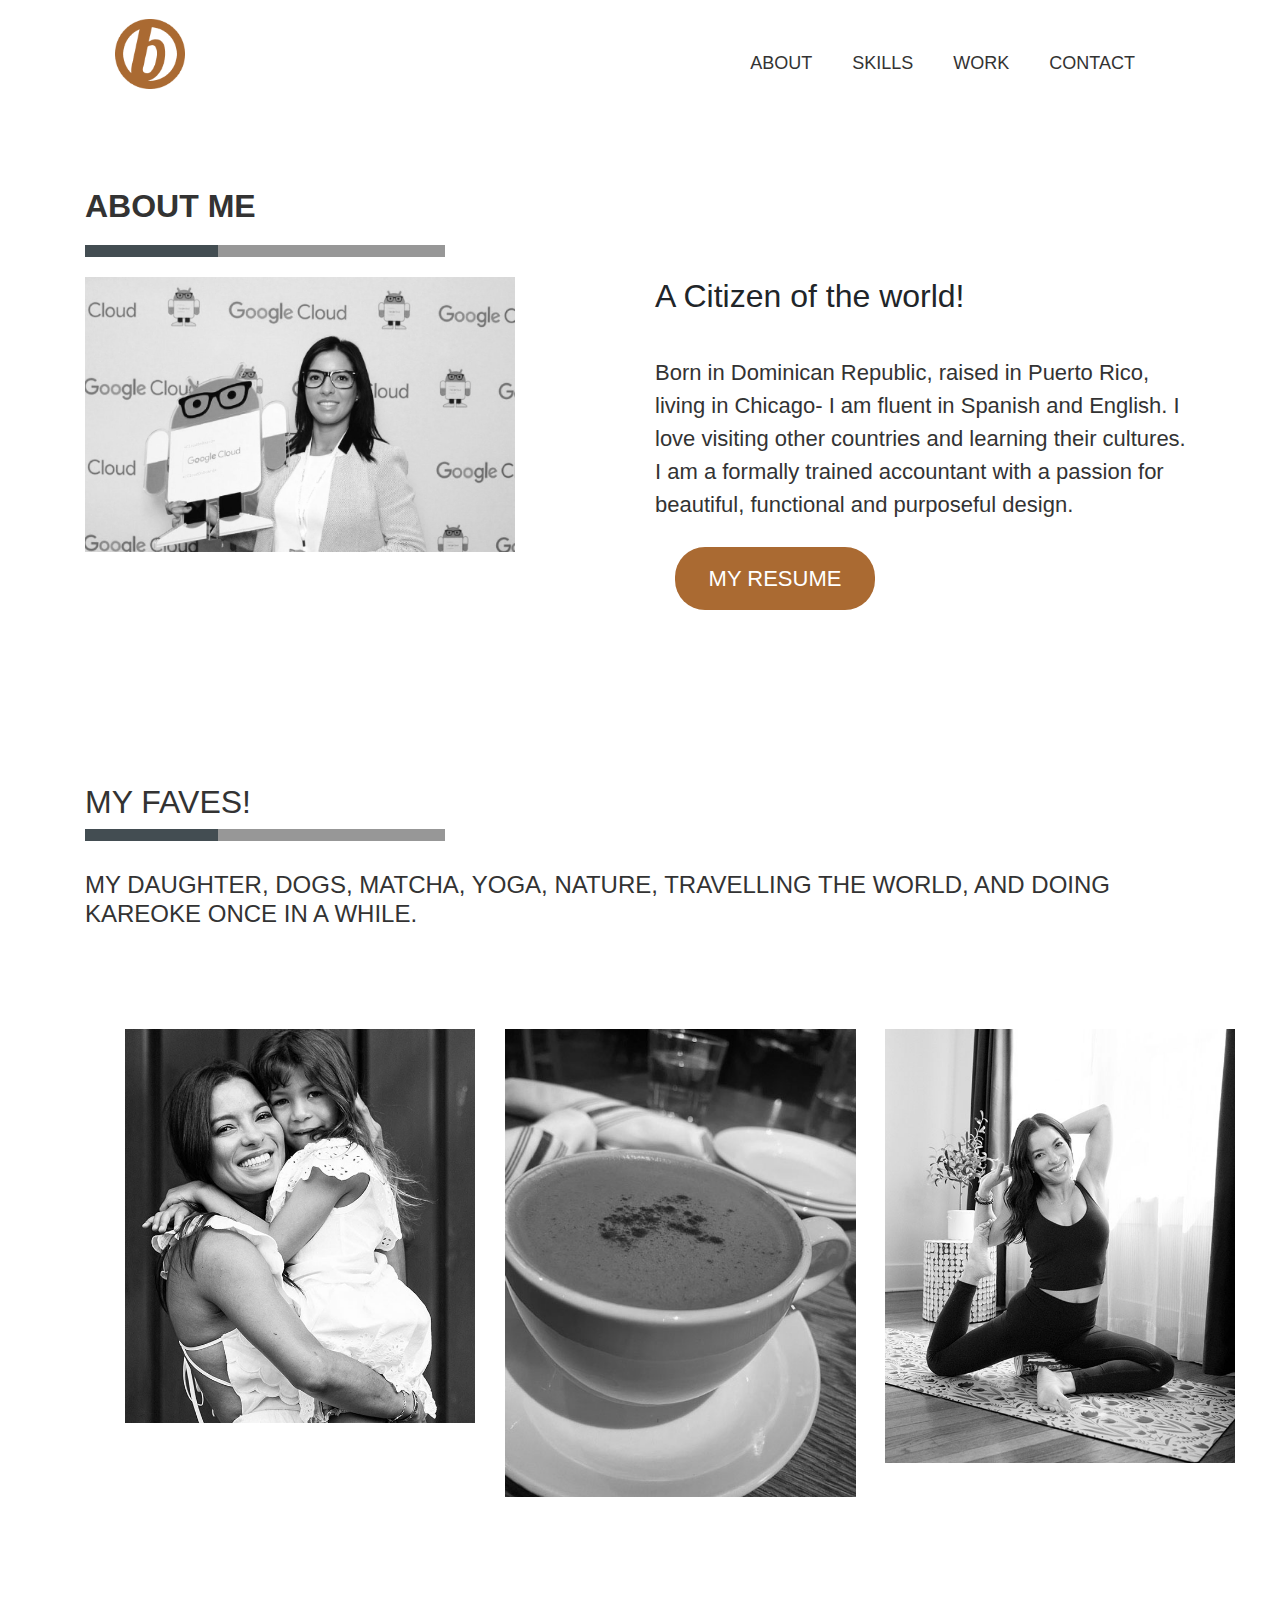
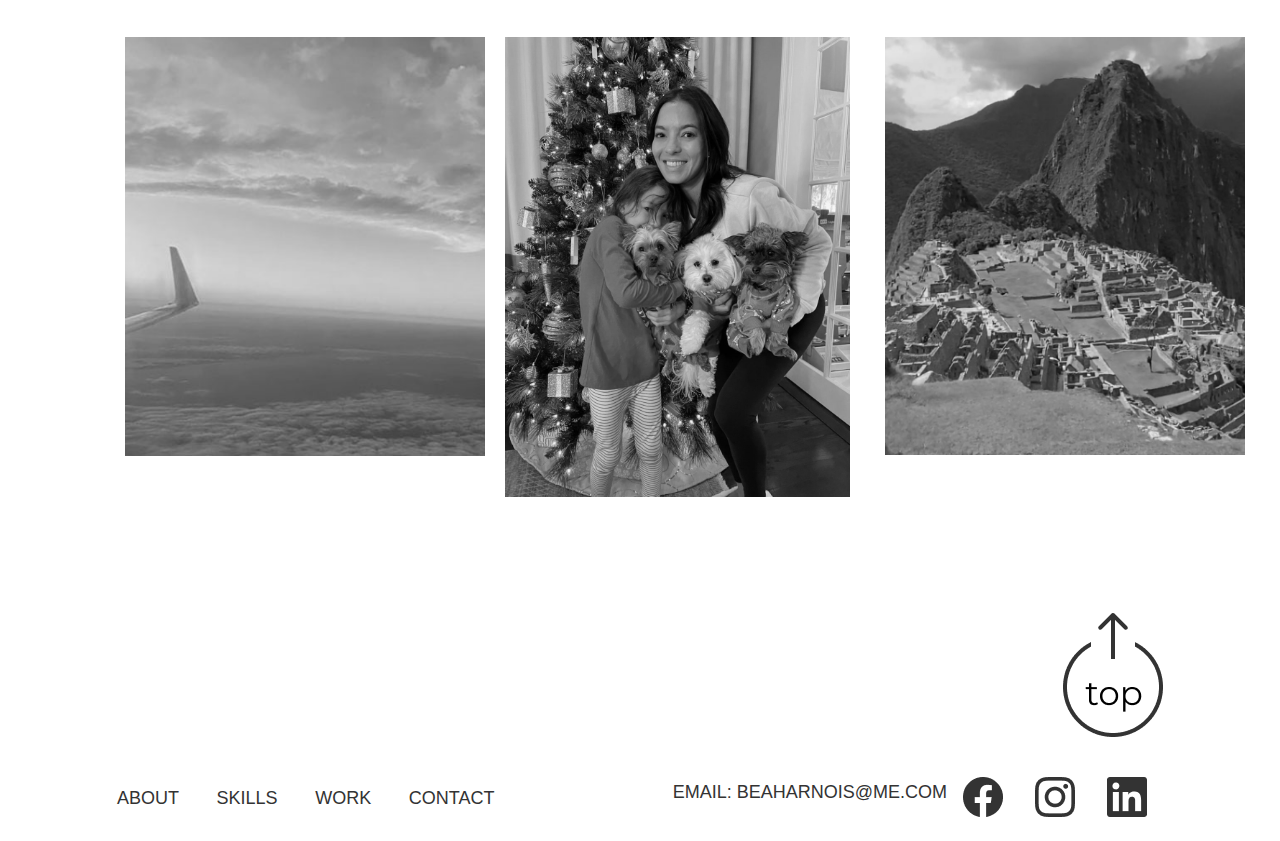
<file: aboutme.html>
<!DOCTYPE html>
<html>

<head>
    <link rel="stylesheet" href="https://cdn.jsdelivr.net/npm/bootstrap@4.3.1/dist/css/bootstrap.min.css"
        integrity="sha384-ggOyR0iXCbMQv3Xipma34MD+dH/1fQ784/j6cY/iJTQUOhcWr7x9JvoRxT2MZw1T" crossorigin="anonymous">
    <link rel="stylesheet" href="css.html/style.css">
    <script src="https://code.jquery.com/jquery-3.5.1.js"></script>
</head>

<body>
    <div class="container">
        <header id="headergrid">
            <a href="index.html"><img id="logo" src="images/bold round logo color.png"></a>
            <div id="navmenu">
                <ul class="rightalignnavigation">
                    <a href="/aboutme.html">
                        <li class="menuitems">About</li>
                    </a>
                    <a href="/skills.html">
                        <li class="menuitems">Skills</li>
                    </a>
                    <a href="mywork.html">
                        <li class="menuitems">Work</li>
                    </a>
                    <a href="/contact.html">
                        <li class="menuitems">Contact</li>
                    </a>
                </ul>
            </div>
        </header>
    </div>
    <div class="jumbotron jumbotron-fluid hp-hero">
        <div class="container hero-container">
            <h1 class="h1-homebio">ABOUT ME</h1>
            <img class="p-bar" src="images/gray-bar.png">
            <div class="row">
                <div class="col">
                    <img class="profileimage img-fluid" src="images/bea-google-cropped.jpg">
                </div>
                <div class="col">
                    <h2>A Citizen of the world!</h2>
                    <p class="shortbio">
                        Born in Dominican Republic, raised in Puerto Rico, living in Chicago- I am fluent in Spanish and English. I love visiting other countries and learning their cultures. I am a formally trained accountant with a passion for beautiful, functional and purposeful design.
                    </p>
                    <button class="primary-button">MY RESUME</button>


                </div>


            </div>
        </div>
    </div>

    <div class="container">
        <h1>MY FAVES!</h1>
        <img class="p-bar" src="images/gray-bar.png">
        <H4>My daughter, dogs, matcha, yoga, nature, travelling the world, and doing Kareoke once in a while.
        </H4>
        <div class="row top-con">
            <div class="col-4"><img class="about-img-1" src="images/small-isa-mama.jpg"></div>
            <div class="col-4"><img class="about-img-2" src="images/matcha-wb.jpg"></div>
            <div class="col-4"><img class="about-img-3" src="images/small-yoga-bw.jpg"></div>
          </div>
          <div class="row">
            <div class="col-4"><img class="about-img-4" src="images/air-bw.jpg"></div>
            <div class="col-4"><img class="about-img-5" src="images/puppies-bw.jpg"></div>
            <div class="col-4"><img class="about-img-6" src="images/m-p-bw.jpg"></div>
          </div>

    </div>


    <div class="container">
        <nav class="navbar justify-content-end">
          <a class="navbar" href="#">
            <img src="images/Top.png" alt="">
          </a>
        </nav>
        <nav class="navbar">
          <nav class="navbar-brand">
            <a class="nav-link" href="#" tabindex="-1" aria-disabled="true">About</a>
            <a class="nav-link" href="#" tabindex="-1" aria-disabled="true">Skills</a>
            <a class="nav-link" href="#" tabindex="-1" aria-disabled="true">Work</a>
            <a class="nav-link" href="#" tabindex="-1" aria-disabled="true">Contact</a>
          </nav>
          <nav class="navbar justify-content-end">
            <h6 class="h6connect">EMAIL: BEAHARNOIS@ME.COM</h6>
            <a class="nav-link" href="#"><img src="images/fb.png"></a>
            <a class="nav-link" href="#"><img src="images/insta.png"></a>
            <a class="nav-link" href="#"><img src="images/LinkedIn.png"></a>
          </nav>
        </nav>
      </div>


    <script src="js/index.js"></script>
</body>

</html>
</file>
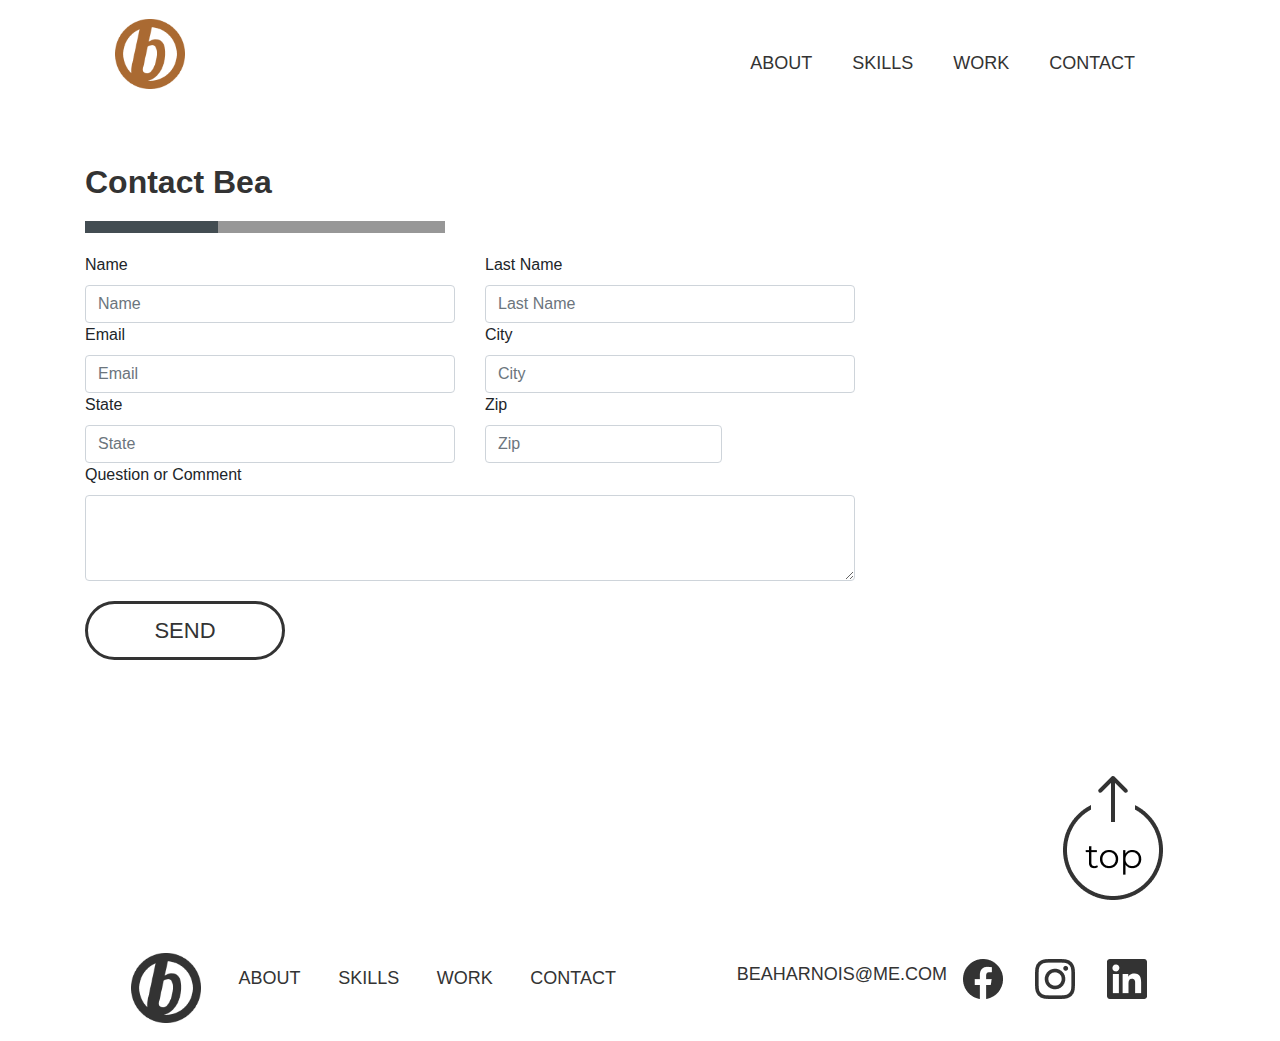
<file: contact.html>
<!DOCTYPE html>
<html>

<head>
    <link rel="stylesheet" href="https://cdn.jsdelivr.net/npm/bootstrap@4.3.1/dist/css/bootstrap.min.css" integrity="sha384-ggOyR0iXCbMQv3Xipma34MD+dH/1fQ784/j6cY/iJTQUOhcWr7x9JvoRxT2MZw1T" crossorigin="anonymous">
    <link rel="stylesheet" href="css.html/style.css">
    <script src="https://code.jquery.com/jquery-3.5.1.js"></script>
</head>

<body>
  <div class="container">
    <header id="headergrid">
        <a href="index.html"><img id="logo" src="images/bold round logo color.png"></a>
        <div id="navmenu">
            <ul class="rightalignnavigation">
                <a href="/aboutme.html">
                    <li class="menuitems">About</li>
                </a>
                <a href="/skills.html">
                    <li class="menuitems">Skills</li>
                </a>
                <a href="mywork.html">
                    <li class="menuitems">Work</li>
                </a>
                <a href="/contact.html">
                    <li class="menuitems">Contact</li>
                </a>
            </ul>
        </div>
    </header>
</div>
<div class="container  top-con">
    <h1 class="h1-homebio">Contact Bea</h1>
    <img class="p-bar" src="images/gray-bar.png">
      <form class="row g-3 contact-bea">
        <div class="col-md-6">
            <label for="inputEmail4" class="form-label">Name</label>
            <input type="email" class="form-control" id="inputEmail4" placeholder="Name">
          </div>
          <div class="col-md-6">
            <label for="inputPassword4" class="form-label">Last Name</label>
            <input type="password" class="form-control" id="inputPassword4" placeholder="Last Name">
          </div>
        </br>
        <div class="col-md-6">
          <label for="inputEmail4" class="form-label">Email</label>
          <input type="email" class="form-control" id="inputEmail4" placeholder="Email">
        </div>
        
        <div class="col-md-6">
          <label for="inputCity" class="form-label">City</label>
          <input type="text" class="form-control" id="inputCity" placeholder="City">
        </div>
    </br>
        <div class="col-md-6">
          <label for="inputState" class="form-label">State</label>
          <input type="text" class="form-control" id="inputState" placeholder="State">
        
          </select>
        </div>
        <div class="col-md-4">
          <label for="inputZip" class="form-label">Zip</label>
          <input type="text" class="form-control" id="inputZip" placeholder="Zip">
        </div>
    </br>

    <div class="col-12">
      <label for="exampleFormControlTextarea1" class="form-label">Question or Comment</label>
      <textarea class="form-control" id="exampleFormControlTextarea1" rows="3"></textarea>
    </div>
        <div class="col-12">
          <button class="secondary-button">SEND</button>
        </div>
      </form>
</div>


<div class="container">
  <nav class="navbar justify-content-end">
    <a class="navbar" href="index.html">
      <img src="images/Top.png" alt="">
    </a>
  </nav>
  <nav class="navbar">
    <nav class="navbar-brand">
    <a class="navbar-brand" href=""><img id="logo" src="images/bold round logo bw.png"></a>
      <a class="nav-link" href="#" tabindex="-1" aria-disabled="true">About</a>
      <a class="nav-link" href="#" tabindex="-1" aria-disabled="true">Skills</a>
      <a class="nav-link" href="#" tabindex="-1" aria-disabled="true">Work</a>
      <a class="nav-link" href="#" tabindex="-1" aria-disabled="true">Contact</a>
    </nav>
    <nav class="navbar justify-content-end">
      <h6 class="h6connect">BEAHARNOIS@ME.COM</h6>
      <a class="nav-link" href="#"><img src="images/fb.png"></a>
      <a class="nav-link" href="#"><img src="images/insta.png"></a>
      <a class="nav-link" href="#"><img src="images/LinkedIn.png"></a>
    </nav>
  </nav>
</div>

 

  <script src="js/index.js"></script>
</body>

</html>
</file>
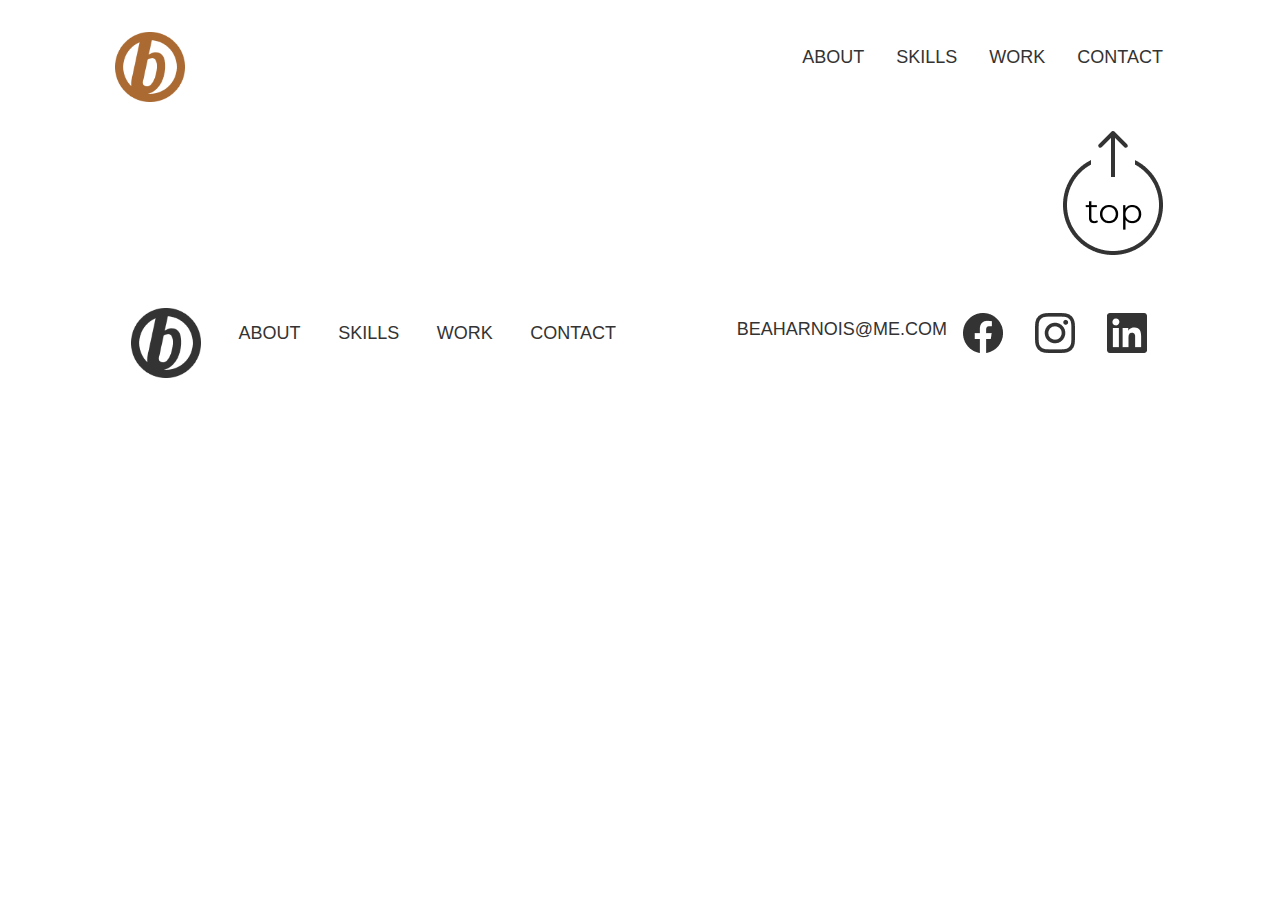
<file: cpr.html>
<!DOCTYPE html>
<html>

<head>
    <link rel="stylesheet" href="https://cdn.jsdelivr.net/npm/bootstrap@4.3.1/dist/css/bootstrap.min.css"
        integrity="sha384-ggOyR0iXCbMQv3Xipma34MD+dH/1fQ784/j6cY/iJTQUOhcWr7x9JvoRxT2MZw1T" crossorigin="anonymous">
    <script src="https://code.jquery.com/jquery-3.5.1.js"></script>
    <link rel="stylesheet" href="css.html/style.css">
</head>

<body>
    <nav class="navbar">
        <div class="container">
            <a class="navbar-brand" href="index.html"><img id="logo" src="images/bold round logo color.png"></a>
            <nav class="navbar justify-content-end">
                <a class="nav-link" href="#" tabindex="-1" aria-disabled="true">About</a>
                <a class="nav-link" href="#" tabindex="-1" aria-disabled="true">Skills</a>
                <a class="nav-link" href="#" tabindex="-1" aria-disabled="true">Work</a>
                <a class="nav-link" href="#" tabindex="-1" aria-disabled="true">Contact</a>
            </nav>
        </div>
    </nav>





    <div class="container">
        <nav class="navbar justify-content-end">
            <a class="navbar" href="index.html">
                <img src="images/Top.png" alt="">
            </a>
        </nav>
        <nav class="navbar">
            <nav class="navbar-brand">
                <a class="navbar-brand" href="index.html"><img id="logo" src="images/bold round logo bw.png"></a>
                <a class="nav-link" href="#" tabindex="-1" aria-disabled="true">About</a>
                <a class="nav-link" href="#" tabindex="-1" aria-disabled="true">Skills</a>
                <a class="nav-link" href="#" tabindex="-1" aria-disabled="true">Work</a>
                <a class="nav-link" href="#" tabindex="-1" aria-disabled="true">Contact</a>
            </nav>
            <nav class="navbar justify-content-end">
                <h6 class="h6connect">BEAHARNOIS@ME.COM</h6>
                <a class="nav-link" href="#"><img src="images/fb.png"></a>
                <a class="nav-link" href="#"><img src="images/insta.png"></a>
                <a class="nav-link" href="#"><img src="images/LinkedIn.png"></a>
            </nav>
        </nav>
    </div>


    <script src="js/index.js"></script>
</body>

</html>
</file>
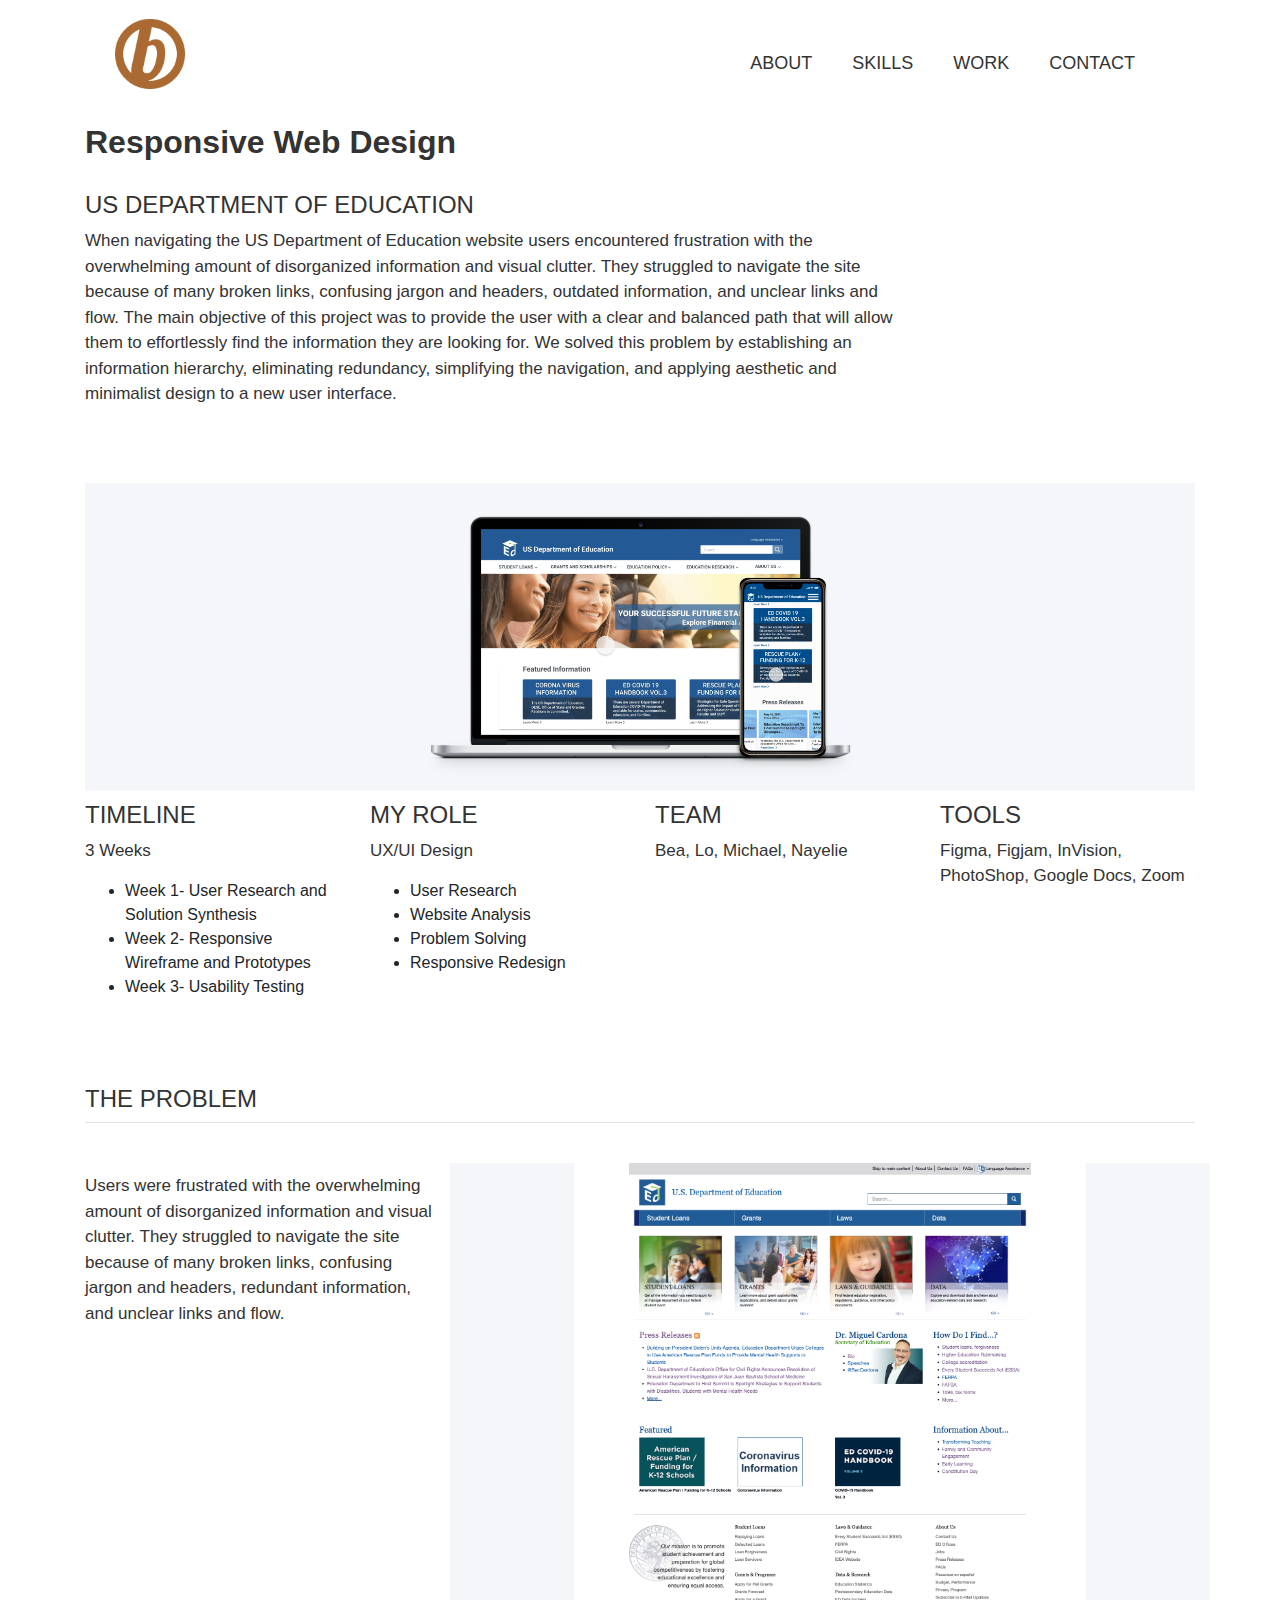
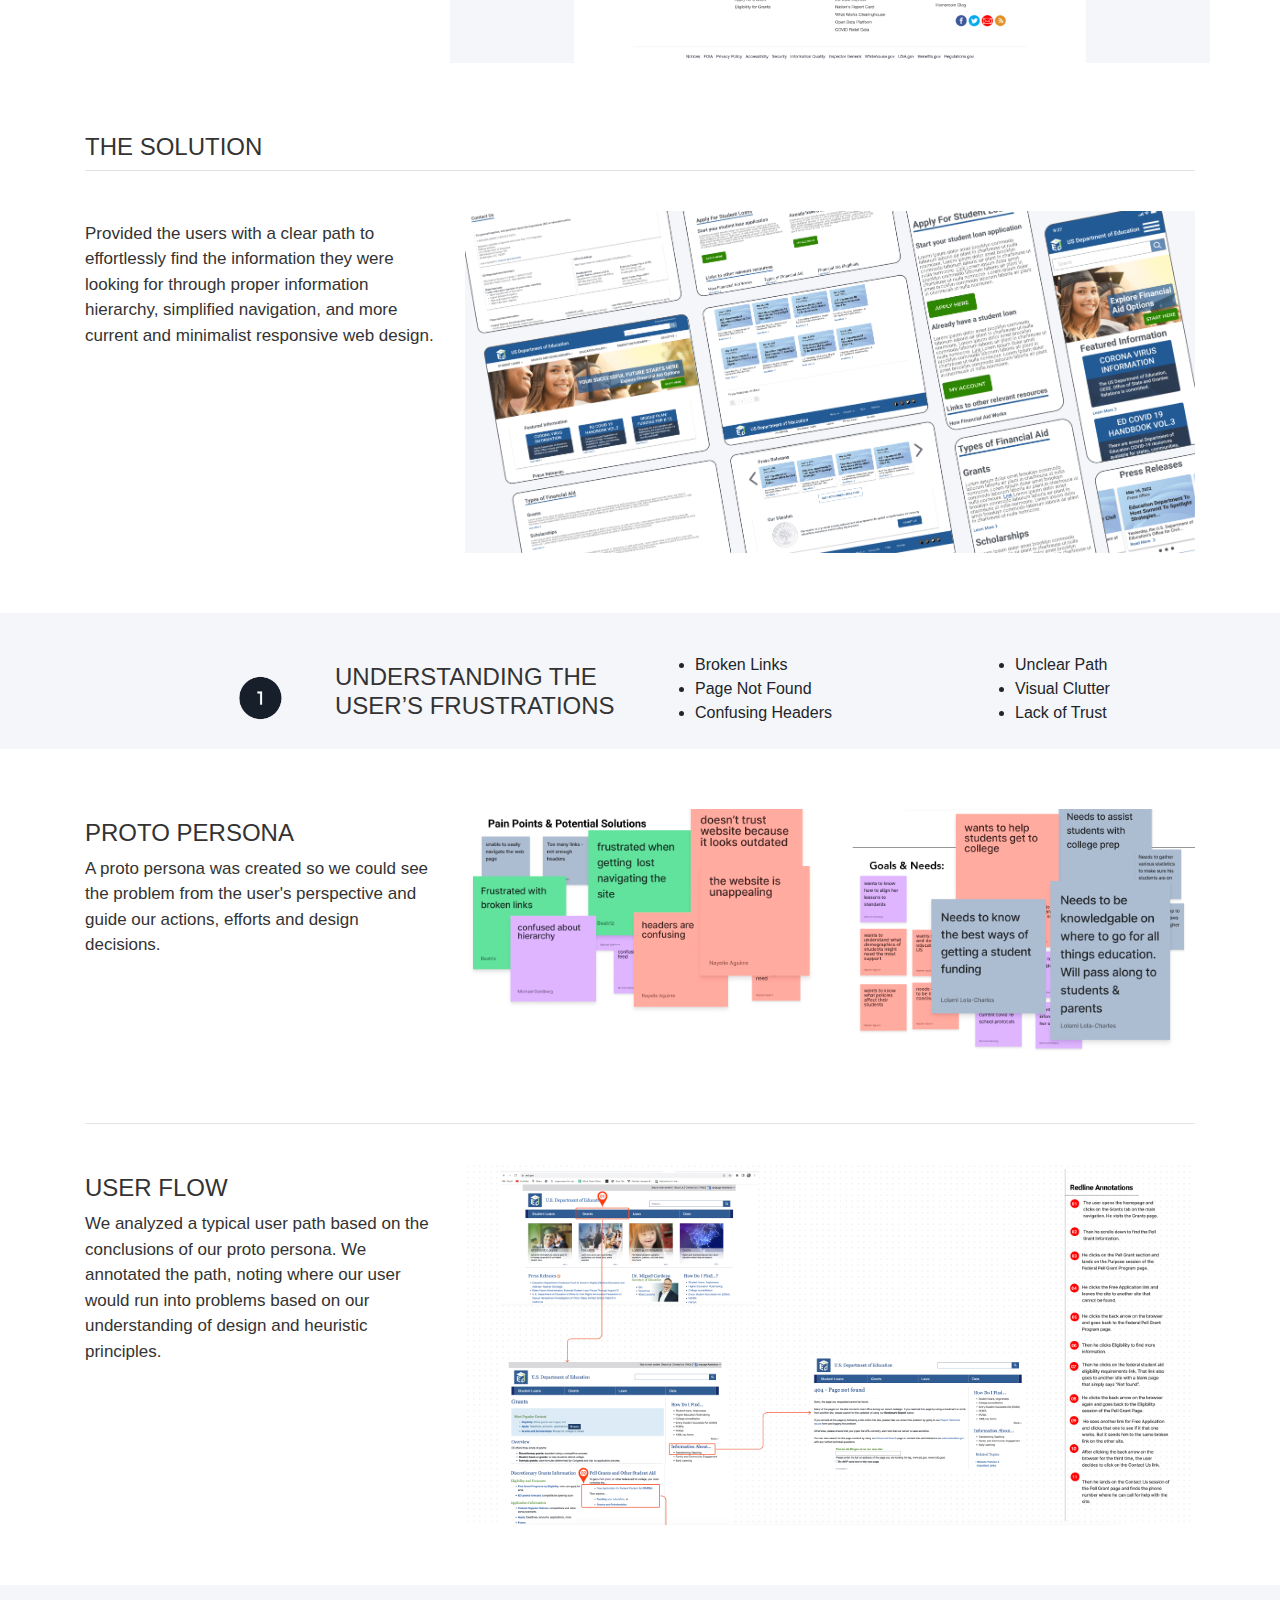
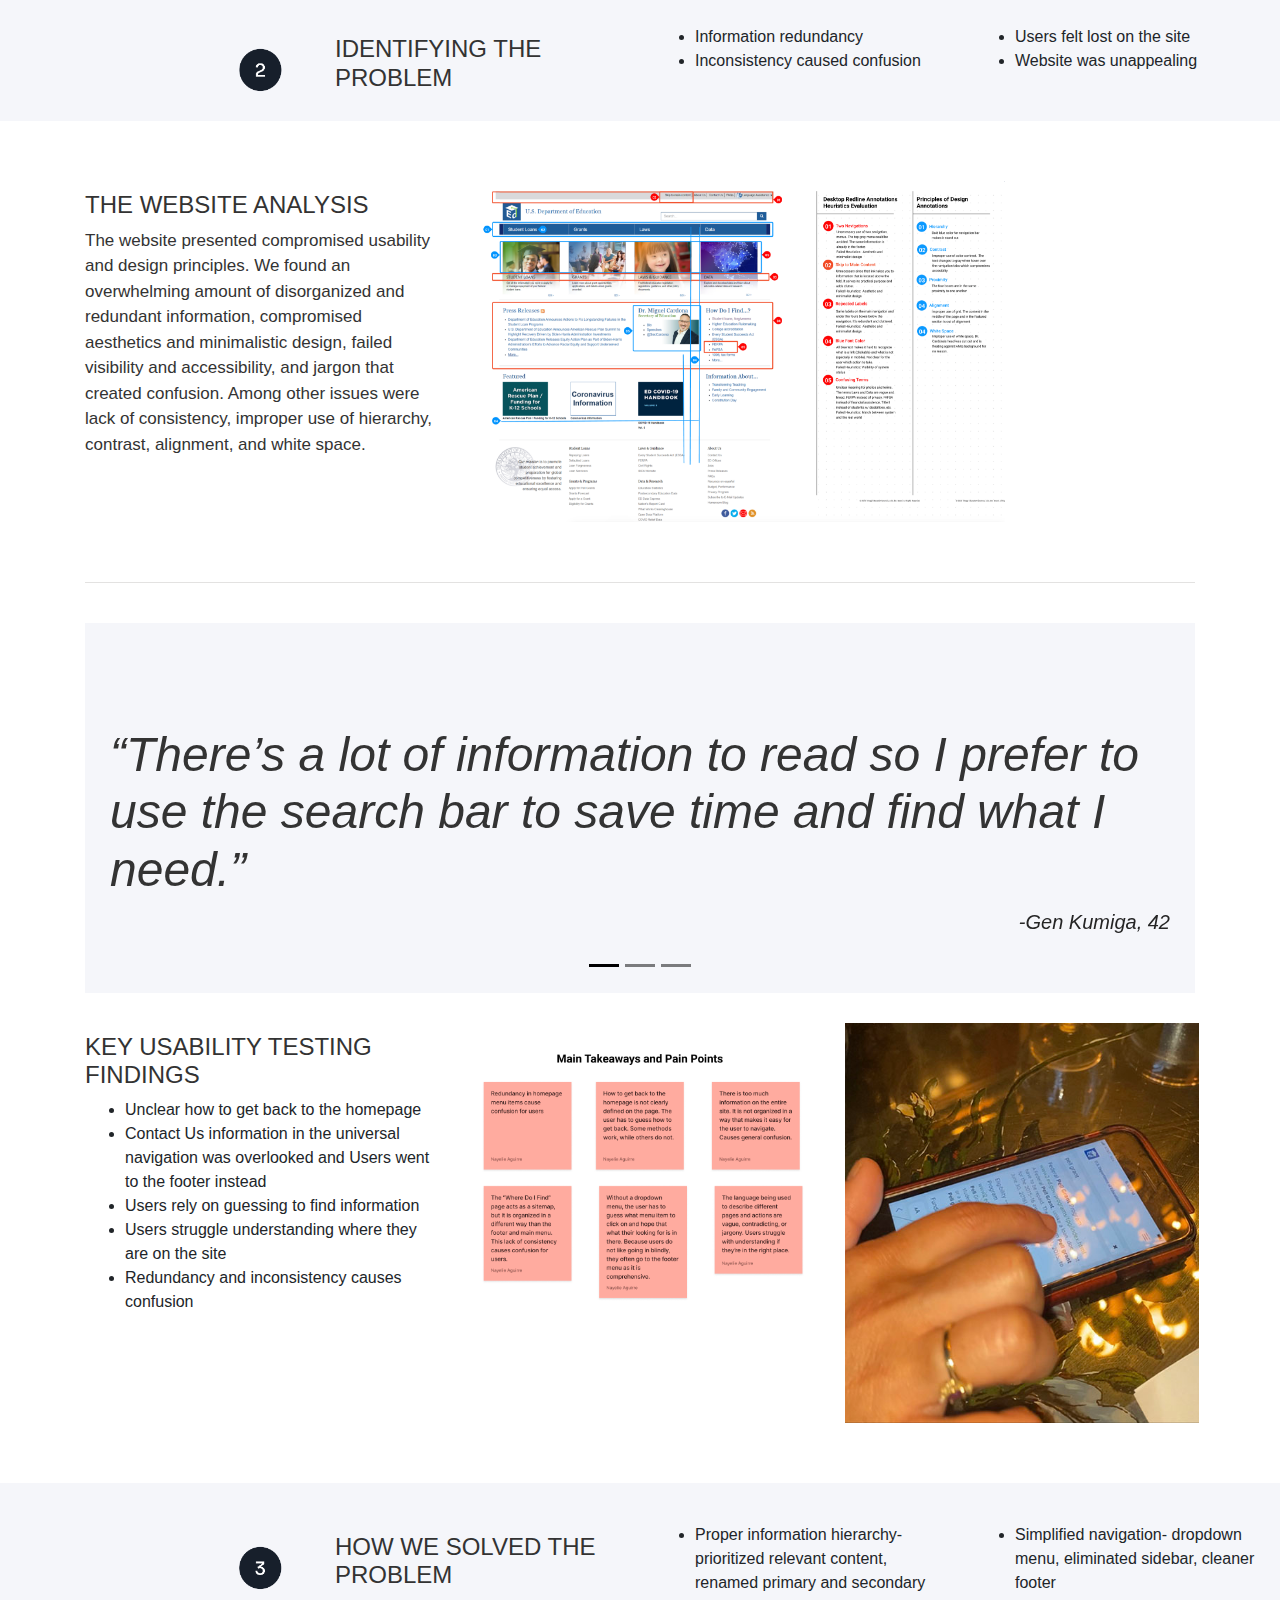
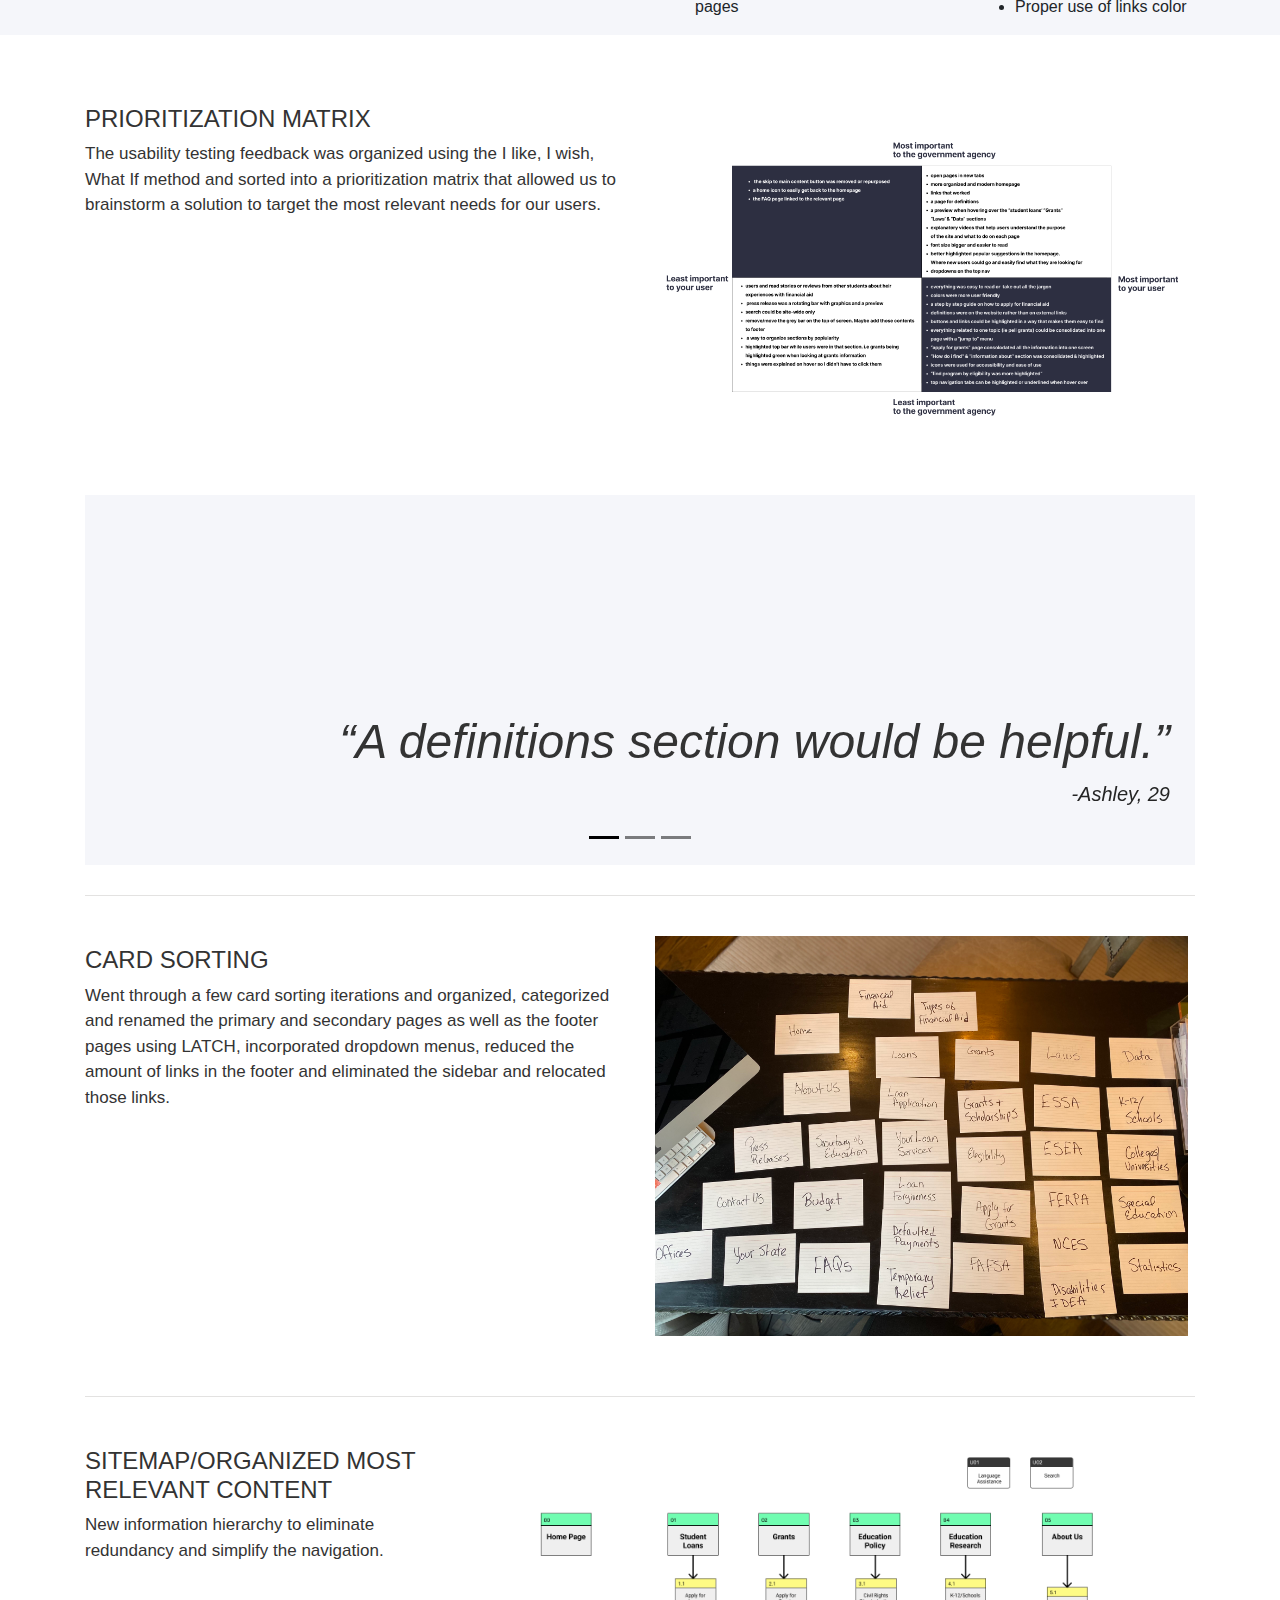
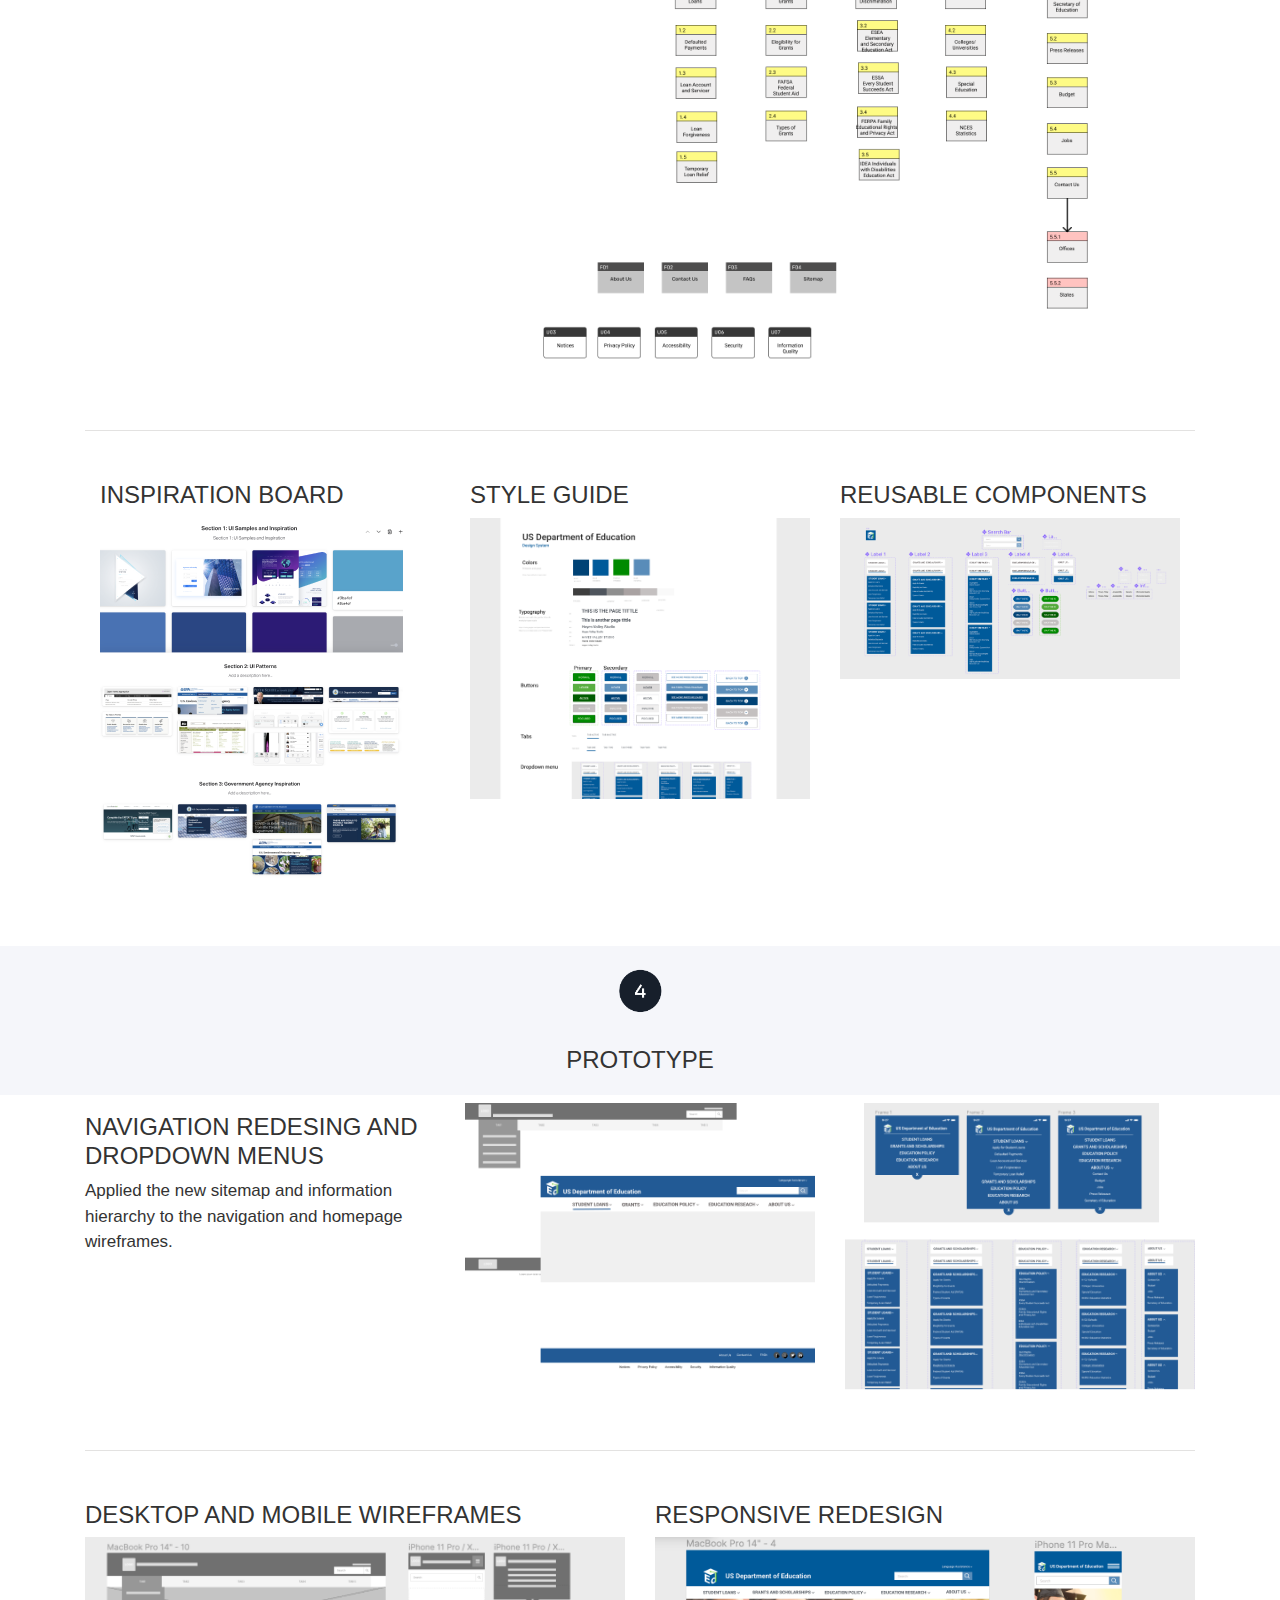
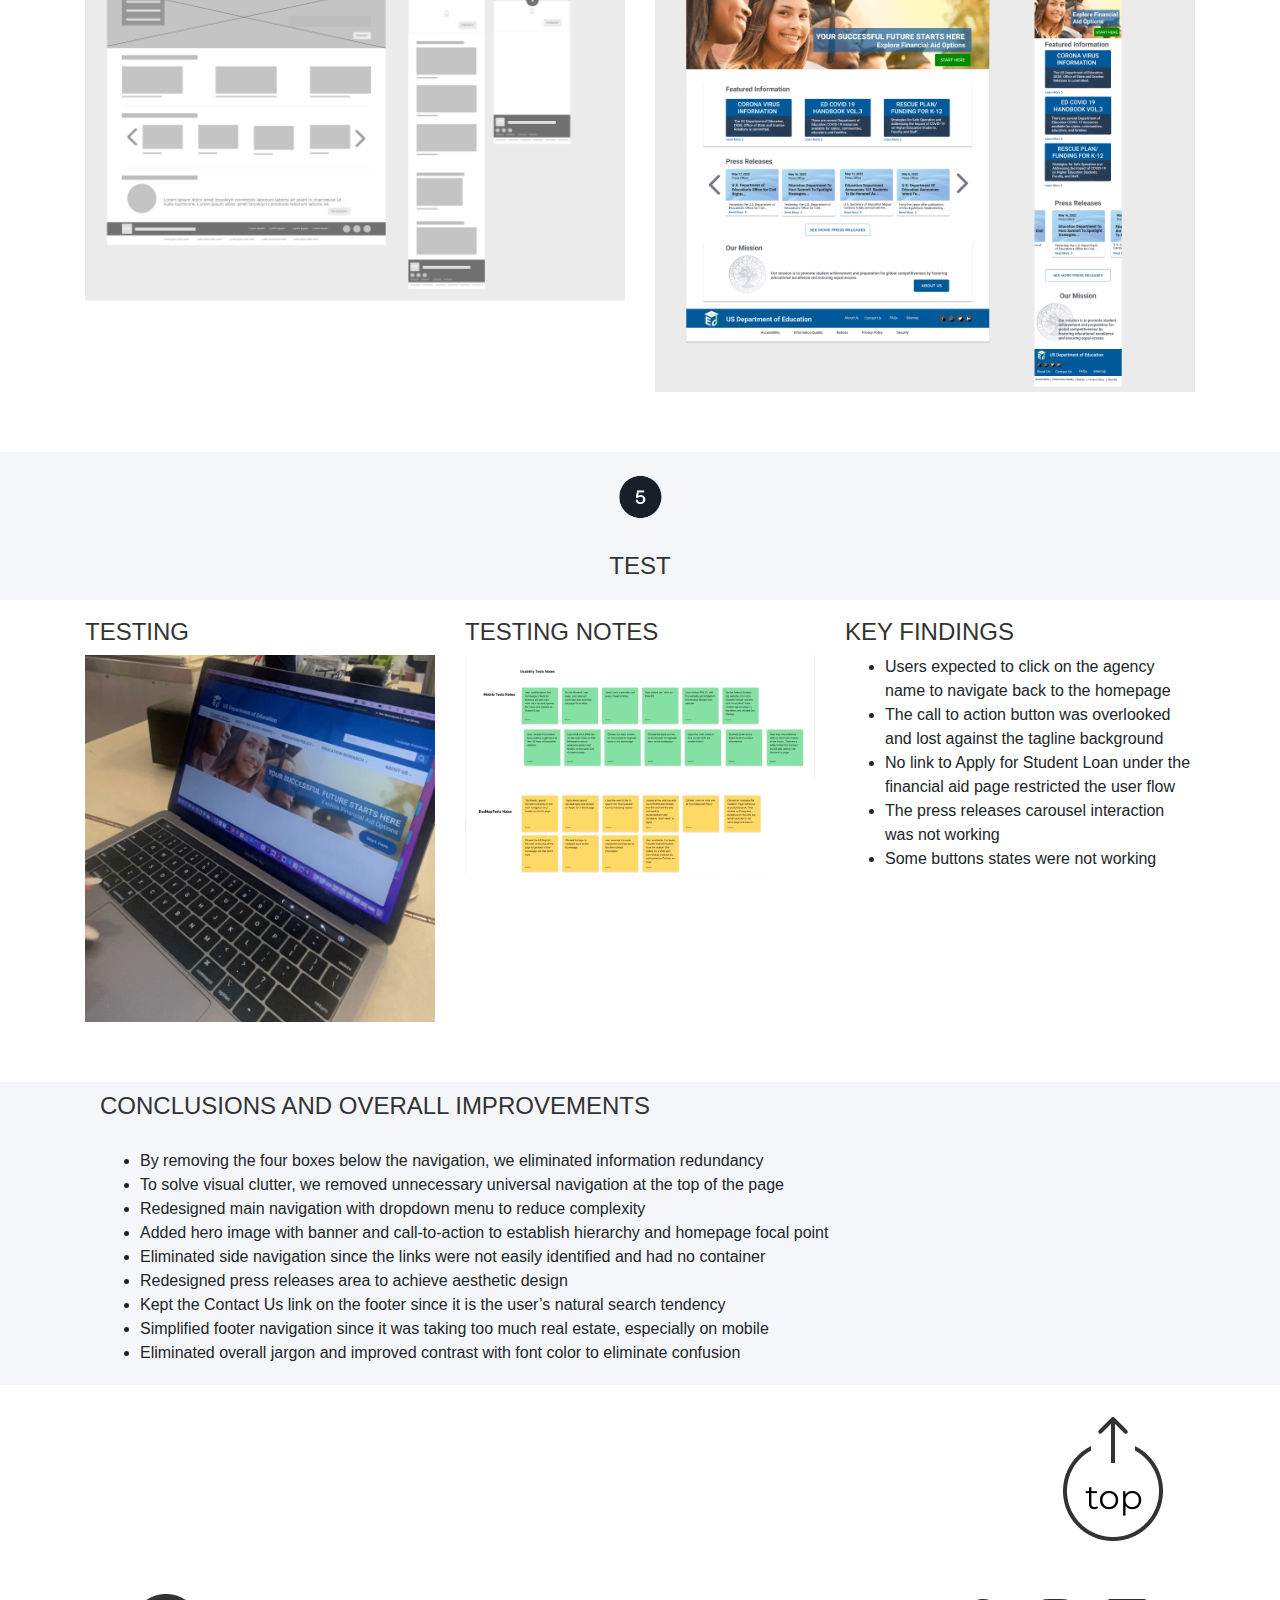
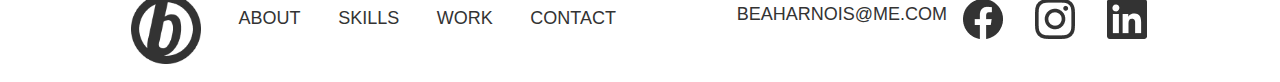
<file: edu-responsive-redesign.html>
<!DOCTYPE html>
<html>

<head>
    <link rel="stylesheet" href="https://cdn.jsdelivr.net/npm/bootstrap@4.3.1/dist/css/bootstrap.min.css"
        integrity="sha384-ggOyR0iXCbMQv3Xipma34MD+dH/1fQ784/j6cY/iJTQUOhcWr7x9JvoRxT2MZw1T" crossorigin="anonymous">
    <script src="https://code.jquery.com/jquery-3.5.1.js"></script>
    <link rel="stylesheet" href="css.html/style.css">
</head>

<body>
    <div class="container">
        <header id="headergrid">
            <a href="index.html"><img id="logo" src="images/bold round logo color.png"></a>
            <div id="navmenu">
                <ul class="rightalignnavigation">
                    <a href="/aboutme.html">
                        <li class="menuitems">About</li>
                    </a>
                    <a href="/skills.html">
                        <li class="menuitems">Skills</li>
                    </a>
                    <a href="mywork.html">
                        <li class="menuitems">Work</li>
                    </a>
                    <a href="/contact.html">
                        <li class="menuitems">Contact</li>
                    </a>
                </ul>
            </div>
        </header>
    </div>

    <div class="container hero-container">
        <h1 class="h1-homebio">Responsive Web Design</h1>
        <h4>US DEPARTMENT OF EDUCATION</h4>
        <div class="row">
            <div class="col-lg-9">
                <p>When navigating the US Department of Education website users encountered frustration with the
                    overwhelming amount of disorganized information and visual clutter. They struggled to navigate the
                    site because of many broken links, confusing jargon and headers, outdated information, and unclear
                    links and flow. The main objective of this project was to provide the user with a clear and balanced
                    path that will allow them to effortlessly find the information they are looking for. We solved this
                    problem by establishing an information hierarchy, eliminating redundancy, simplifying the
                    navigation, and applying aesthetic and minimalist design to a new user interface.
                </p>
            </div>
        </div>
    </div>
    <div class="container">
        <img class="img-fluid" src="images/us-edu/hero-edu.png">
    </div>

    <div class="container">
        <div class="row">
            <div class="col-lg-3">
                <h4>TIMELINE</h4>
                <p>3 Weeks</p>
                <ul>
                    <li>Week 1- User Research and Solution Synthesis</li>
                    <li>Week 2- Responsive Wireframe and Prototypes</li>
                    <li>Week 3- Usability Testing</li>
                </ul>
            </div>
            <div class="col-lg-3">
                <h4>MY ROLE</h4>
                <p>UX/UI Design</p>
                <ul>
                    <li>User Research</li>
                    <li>Website Analysis</li>
                    <li>Problem Solving</li>
                    <li>Responsive Redesign</li>
                </ul>
            </div>
            <div class="col-lg-3">
                <h4>TEAM</h4>
                <p>Bea, Lo, Michael, Nayelie</p>
            </div>
            <div class="col-lg-3">
                <h4>TOOLS</h4>
                <p>Figma, Figjam, InVision, PhotoShop, Google Docs, Zoom
                </p>
            </div>
        </div>

    </div>
    <div class="container">
        <h4>THE PROBLEM</h4>
        <div class="div-block"></div>
        <div class="row">
            <div class="col-lg-4">
                <p class="center-p">Users were frustrated with the overwhelming amount of disorganized information and
                    visual clutter. They struggled to navigate the site because of many broken links, confusing jargon
                    and headers, redundant information, and unclear links and flow.</p>

            </div>
            <div class="col-lg-8 col-right">
                <img class="old" src="images/us-edu/ed-gov-homepage.png">
            </div>
        </div>
    </div>


    <div class="container">
        <h4>THE SOLUTION</h4>
        <div class="div-block"></div>
        <div class="row">
            <div class="col-lg-4">
                <p class="center-p">Provided the users with a clear path to effortlessly find the information they were
                    looking for through proper information hierarchy, simplified navigation, and more current and
                    minimalist responsive web design. </p>
            </div>
            <div class="col-lg-8">
                <img class="img-fluid" src="images/us-edu/edu-solution-2.png">
            </div>
        </div>
    </div>


    <div class="container-fluid edu-div-bar">
        <div class="row space-top">
            <div class="col-lg-3 number-right">
                <img class="edu-number-ux-phase" src="images/Empathize-01.png">
            </div>
            <div class="col-lg-3">
                <h4 class="h4-div-bar">Understanding the User’s Frustrations</h4>
            </div>

            <div class="col-lg-3">
                <ul>
                    <li>Broken Links</li>
                    <li>Page Not Found</li>
                    <li>Confusing Headers</li>
                </ul>
            </div>
            <div class="col-lg-3">
                <ul>
                    <li>Unclear Path</li>
                    <li>Visual Clutter</li>
                    <li>Lack of Trust</li>
                </ul>
            </div>

        </div>
    </div>


    <div class="container">
        <div class="row">
            <div class="col-lg-4">
                <h4>Proto persona</h4>
                <p>A proto persona was created so we could see the problem from the user's perspective and guide our
                    actions, efforts and design decisions. </p>
            </div>
            <div class="col-lg-4">
                <img class="img-fluid" src="images/us-edu/pain-points.png">
            </div>
            <div class="col-lg-4">
                <img class="img-fluid" src="images/us-edu/goals-needs.png">
            </div>
        </div>
        <div class="div-block"></div>
        <div class="row">
            <div class="col-lg-4">
                <h4>user flow</h4>
                <p>We analyzed a typical user path based on the conclusions of our proto persona. We annotated the path,
                    noting where our user would run into problems based on our understanding of design and heuristic
                    principles.</p>
            </div>
            <div class="col-lg-8">
                <img class="img-fluid" src="images/us-edu/user-flow.png">
            </div>
        </div>
    </div>

    <div class="container-fluid edu-div-bar">
        <div class="row space-top">
            <div class="col-lg-3 number-right">
                <img class="edu-number-ux-phase" src="images/Define-02.png">
            </div>
            <div class="col-lg-3">
                <h4 class="h4-div-bar">Identifying The Problem</h4>
            </div>

            <div class="col-lg-3">
                <ul>
                    <li>Information redundancy</li>
                    <li>Inconsistency caused confusion</li>
                </ul>
            </div>
            <div class="col-lg-3">
                <ul>
                    <li>Users felt lost on the site</li>
                    <li>Website was unappealing</li>
                </ul>
            </div>

        </div>
    </div>



    <div class="container">
        <div class="row space-b">
            <div class="col-lg-4">
                <h4>The Website Analysis</h4>
                <p>The website presented compromised usability and design principles. We found an overwhelming amount of
                    disorganized and redundant information, compromised aesthetics and minimalistic design, failed
                    visibility and accessibility, and jargon that created confusion. Among other issues were lack of
                    consistency, improper use of hierarchy, contrast, alignment, and white space. </p>
            </div>
            <div class="col-lg-6">
                <img class="img-fluid" src="images/us-edu/heuristics-eval.png">
            </div>

        </div>
        <div class="div-block"></div>

 <!--Hero Carousel-->

 <div id="carouselExampleIndicators" class="carousel slide" data-ride="carousel">
    <ol class="carousel-indicators">
        <li data-target="#carouselExampleIndicators" data-slide-to="0" class="active"></li>
        <li data-target="#carouselExampleIndicators" data-slide-to="1"></li>
        <li data-target="#carouselExampleIndicators" data-slide-to="2"></li>
    </ol>
    <div class="carousel-inner">
        <div class="carousel-item active">
            <img class="d-block w-100" src="images/gray-bg.png" alt="First slide">
            <div class="carousel-caption d-none d-md-block">
                <div class="container Tron">
                    <h3 class="display-4">“There’s a lot of information to read so I prefer to use the search bar to
                        save time and find what I need.”</h3>
                    <p class="lead">-Gen Kumiga, 42</p>

                </div>
            </div>
        </div>

        <div class="carousel-item">
            <img class="d-block w-100" src="images/gray-bg.png" alt="Second slide">
            <div class="carousel-caption d-none d-md-block">
                <div class="container Tron">
                    <h3 class="display-4">"I tried clicking the words but that section wasn't linked."</h3>
                    <p class="lead">-Lisa, 38</p>
                </div>
            </div>
        </div>

        <div class="carousel-item">
            <img class="d-block w-100" src="images/gray-bg.png" alt="Third slide">
            <div class="carousel-caption d-none d-md-block">
                <div class="container Tron">
                    <h1 class="display-4">"NO PELL GRANT APPLICATION. The link is broken."</h1>
                    <p class="lead">Tom, 28</p>
                </div>
            </div>
        </div>
    </div>
</div>


        <div class="row">
            <div class="col-lg-4">
                <h4>Key Usability Testing Findings</h4>
                <ul>
                    <li>Unclear how to get back to the homepage</li>
                    <li>Contact Us information in the universal navigation was overlooked and Users went to the footer
                        instead</li>
                    <li>Users rely on guessing to find information</li>
                    <li>Users struggle understanding where they are on the site</li>
                    <li>Redundancy and inconsistency causes confusion</li>
                </ul>
            </div>
            <div class="col-lg-4">
                <img class="img-fluid" src="images/us-edu/main-take-aways.png">
            </div>
            <div class="col-lg-4">
                <img class="img-test" src="images/us-edu/user-testing.jpg">
            </div>

        </div>
    </div>


    <div class="container-fluid edu-div-bar">
        <div class="row space-top">
            <div class="col-lg-3 number-right">
                <img class="edu-number-ux-phase" src="images/Ideate-3.png">
            </div>
            <div class="col-lg-3">
                <h4 class="h4-div-bar">How we solved the problem</h4>
            </div>

            <div class="col-lg-3">
                <ul>
                    <li>Proper information hierarchy- prioritized relevant content, renamed primary and secondary pages
                    </li>

                </ul>
            </div>
            <div class="col-lg-3">
                <ul>
                    <li>Simplified navigation- dropdown menu, eliminated sidebar, cleaner footer</li>
                    <li>Proper use of links color</li>
                </ul>
            </div>

        </div>
    </div>


    <div class="container">
        <div class="row">
            <div class="col-lg-6">
                <h4>Prioritization Matrix</h4>
                <p>The usability testing feedback was organized using the I like, I wish, What If method and sorted into
                    a prioritization matrix that allowed us to brainstorm a solution to target the most relevant needs
                    for our users.</p>
            </div>
            <div class="col-lg-6">
                <img class="img-fluid" src="images/us-edu/prioritization-matrix.png">
            </div>
        </div>

         <!--Hero Carousel-->

 <div id="carouselExampleIndicators" class="carousel slide" data-ride="carousel">
    <ol class="carousel-indicators">
        <li data-target="#carouselExampleIndicators" data-slide-to="0" class="active"></li>
        <li data-target="#carouselExampleIndicators" data-slide-to="1"></li>
        <li data-target="#carouselExampleIndicators" data-slide-to="2"></li>
    </ol>
    <div class="carousel-inner">
        <div class="carousel-item active">
            <img class="d-block w-100" src="images/gray-bg.png" alt="First slide">
            <div class="carousel-caption d-none d-md-block">
                <div class="container Tron">
                    <h3 class="display-4">“A definitions section would be helpful.”</h3>
                    <p class="lead">-Ashley, 29</p>

                </div>
            </div>
        </div>

        <div class="carousel-item">
            <img class="d-block w-100" src="images/gray-bg.png" alt="Second slide">
            <div class="carousel-caption d-none d-md-block">
                <div class="container Tron">
                    <h3 class="display-4">"Language is hard to understand/jargony. The site needs better explanations."</h3>
                    <p class="lead">-David, 38</p>
                </div>
            </div>
        </div>

        <div class="carousel-item">
            <img class="d-block w-100" src="images/gray-bg.png" alt="Third slide">
            <div class="carousel-caption d-none d-md-block">
                <div class="container Tron">
                    <h1 class="display-4">"Make it clear when something is a link."</h1>
                    <p class="lead">Leslie, 28</p>
                </div>
            </div>
        </div>
    </div>
</div>

        <div class="div-block"></div>
        <div class="row">
            <div class="col-lg-6">
                <h4>Card Sorting</h4>
                <p>Went through a few card sorting iterations and organized, categorized and renamed the primary and
                    secondary pages as well as the footer pages using LATCH, incorporated dropdown menus, reduced the
                    amount of links in the footer and eliminated the sidebar and relocated those links.</p>
            </div>
            <div class="col-lg-6">
                <img class="img-test" src="images/us-edu/card-sorting.jpg">
            </div>
        </div>
    </div>

    <div class="container">
        <div class="div-block"></div>
        <div class="row">
            <div class="col-lg-4">
                <h4>Sitemap/Organized Most Relevant Content</h4>
                <p>New information hierarchy to eliminate redundancy and simplify the navigation.</p>
            </div>
            <div class="col-lg-8">
                <img class="img-fluid" src="images/us-edu/site-map.png">
            </div>

        </div>
        <div class="div-block"></div>
        <div class="container">
            <div class="row">
                <div class="col-lg-4">
                    <h4>Inspiration Board</h4>
                    <img class="img-fluid" src="images/us-edu/inspo-board.png">
                </div>
                <div class="col-lg-4">
                    <h4>Style Guide</h4>
                    <img class="img-fluid" src="images/us-edu/design-style-guide.png">
                </div>
                <div class="col-lg-4">
                    <h4>Reusable Components</h4>
                    <img class="img-fluid" src="images/us-edu/reusable-components.png">
                </div>
            </div>

        </div>

    </div>
    <div class="container-fluid div-bar">
        <img class="number-ux-phase" src="images/Prototype-4.png">
        <h4 class="h4-div-bar">PROTOTYPE</h4>
    </div>

    <div class="container">
        <div class="row">
            <div class="col-lg-4">
                <h4>Navigation Redesing and Dropdown Menus</h4>
                <p>Applied the new sitemap and information hierarchy to the navigation and homepage wireframes. </p>
            </div>
            <div class="col-lg-4">
                <img class="img-fluid" src="images/us-edu/nav-wireframes.png">
            </div>
            <div class="col-lg-4">
                <img class="img-fluid" src="images/us-edu/nav-redesign.png">
            </div>
        </div>

        <div class="div-block"></div>
        <div class="row">
            <div class="col-lg-6">
                <h4>Desktop and Mobile Wireframes</h4>
                <img class="img-fluid" src="images/us-edu/responsive-wireframes.png">
            </div>
            <div class="col-lg-6">
                <h4>Responsive Redesign</h4>
                <img class="img-fluid" src="images/us-edu/responsive-web-design-edu.png">
            </div>
        </div>
    </div>


    <div class="container-fluid div-bar">
        <img class="edu-number-ux-phase" src="images/5-Test.png">
        <h4 class="h4-div-bar">Test</h4>
    </div>

    <div class="container">
        <div class="row">
            <div class="col-lg-4">
                <h4>Testing</h4>
                <img class="img-fluid" src="images/us-edu/user-testing-2.jpg">
            </div>
            <div class="col-lg-4">
                <h4>Testing Notes</h4>
                <img class="img-fluid" src="images/us-edu/usability-testing-notes 1.png">
            </div>
            <div class="col-lg-4">
                <h4>Key Findings</h4>
                <ul>
                    <li>Users expected to click on the agency name to navigate back to the homepage</li>
                    <li>The call to action button was overlooked and lost against the tagline background</li>
                    <li>No link to Apply for Student Loan under the financial aid page restricted the user flow</li>
                    <li>The press releases carousel interaction was not working</li>
                    <li>Some buttons states were not working</li>

                </ul>
            </div>
        </div>

    </div>

    <div class="container-fluid conclusion-div-bar">
        <h4 class="h4-div-bar">conclusions and Overall Improvements</h4>
        <ul class="edu-conclusion">
            <li>By removing the four boxes below the navigation, we eliminated information redundancy</li>
            <li>To solve visual clutter, we removed unnecessary universal navigation at the top of the page</li>
            <li>Redesigned main navigation with dropdown menu to reduce complexity</li>
            <li>Added hero image with banner and call-to-action to establish hierarchy and homepage focal point</li>
            <li>Eliminated side navigation since the links were not easily identified and had no container</li>
            <li>Redesigned press releases area to achieve aesthetic design</li>
            <li>Kept the Contact Us link on the footer since it is the user’s natural search tendency</li>
            <li>Simplified footer navigation since it was taking too much real estate, especially on mobile</li>
            <li>Eliminated overall jargon and improved contrast with font color to eliminate confusion</li>
        </ul>
    </div>


    <div class="container">
        <nav class="navbar justify-content-end">
            <a class="navbar" href="index.html">
                <img src="images/Top.png" alt="">
            </a>
        </nav>
        <nav class="navbar">
            <nav class="navbar-brand">
                <a class="navbar-brand" href=""><img id="logo" src="images/bold round logo bw.png"></a>
                <a class="nav-link" href="#" tabindex="-1" aria-disabled="true">About</a>
                <a class="nav-link" href="#" tabindex="-1" aria-disabled="true">Skills</a>
                <a class="nav-link" href="#" tabindex="-1" aria-disabled="true">Work</a>
                <a class="nav-link" href="#" tabindex="-1" aria-disabled="true">Contact</a>
            </nav>
            <nav class="navbar justify-content-end">
                <h6 class="h6connect">BEAHARNOIS@ME.COM</h6>
                <a class="nav-link" href="#"><img src="images/fb.png"></a>
                <a class="nav-link" href="#"><img src="images/insta.png"></a>
                <a class="nav-link" href="#"><img src="images/LinkedIn.png"></a>
            </nav>
        </nav>
    </div>
</body>
</html>
</file>
<file: css.html/style.css>
body {
    font-family: 'Montserrat', sans-serif;
    background-color: transparent;
}

.header {
    background-color: white;
}

#headergrid {

    display: flex;
    font-family: 'Montserrat', sans-serif;
    color: #333333;
}

#logo {
    align-items: left;
    justify-items: left;
    justify-content: flex-start;
    margin-left: 30px;
    max-width: 70px;
    height: auto;
    flex-grow: 1;
    padding-top: 10px;

}

#navmenu {
    flex-grow: 1;
    margin-right: 30px;
    margin-top: 40px;
}

.rightalignnavigation {
    display: flex;
    justify-content: flex-end;

}

.menuitems {
    display: inline-block;
    color: #333333;
    font-family: Montserrat, sans-serif;
    font-size: 18px;
    text-transform: uppercase;
    justify-content: flex-end;
    text-decoration: none;
    margin-right: 20px;
    padding: 10px;
    font-weight: lighter;

}

.con-padding{
    padding-top: 40px;
}

.top-con{
    margin-top: 60px; 
}

.menuitems:hover {
    
    color:#AA6A32;
    text-decoration: underline solid 3px #AA6A32;
  }

  .nav-link:hover {
    color:#AA6A32;
    text-decoration: underline solid 3px #AA6A32;
  }

  

.hp-hero{
    background-color: transparent;
    background-repeat: no-repeat;
    height: 600px;
    background-position:right; 
    background-size:contain; 
}



.profileimage {
    max-width: 430px;
    max-height: auto;

}


.h1-homebio {
    color:#333333;
    margin-top: 20px;
    margin-bottom: 20px;
    font-size: 32px;
    font-weight:bold;
}

.shortbio {
    margin-top: 40px;
    color:#333333;
    align-items: right;
    justify-items: right;
    font-size: 22px;
    font-weight: lighter;
    flex-wrap: wrap;
}



.resumebutton {
    background-color: transparent;
    border: white solid 3px;
    color: white;
    align-content: flex-end;
    align-items: right;
    font-size: 22px;
    margin-top: 5%;
    margin-left: 60%;
    padding: 15px;
    width: 200px;

}


.h2-resume{
    color:#333333;
    margin-top: 30px;
    font-size: 28px;
    font-weight: lighter;
    border-radius: 30px;
    
}

.primary-button {
    background-color:#AA6A32;
    color: white;
    border: none;
    align-content: flex-end;
    align-items: right;
    font-size: 22px;
    margin-top: 10px;
    margin-left: 20px;
    padding: 15px;
    width: 200px;
    border-radius: 30px;

}

.hp-hero{
margin-bottom: 80px;

}

.case-bar{
    background-color: #F5F6FA;
    height: 100px;
    margin-bottom: 60px;
}
.h1-case{
    padding-top: 20px;
    color:#333333;

}
.p-bar{
    margin-bottom: 20px;
}


/* Work Section */ 

.row{
    margin-bottom: 60px;
}
.card{
    border: none;
}

#workGridHomepage
{
    display: grid;
    grid-template-areas:
    "imagework1 pwork1"
     "imagework2 pwork2" 
     "imagework3 pwork3";
    grid-template-rows: 30% 30% 30% ;
    grid-template-columns: 40% 60% ;
   
}

#workGrid {
    display: grid;
    grid-template-areas:
    "imagework1" "pwork1"
     "imagework2" "pwork2" 
     "imagework3" "pwork3" 
     "imagework4" "pwork4";
    grid-template-rows: 30% 30% 30% 30% ;
    grid-template-columns: 40% 60% ;
   
}

#imagework1{
    grid-area: imagework1;
}
#pwork1{
    grid-area: pwork1;
}
#imagework2{
    grid-area: imagework2;
}
#pwork2{
    grid-area: pwork2;
}
#imagework3{
    grid-area: imagework3;
}
#pwork3{
    grid-area: pwork3;
}
#imagework4{
    grid-area: imagework4;
}
#pwork4{
    grid-area: pwork4;
}


.workimage{
    width: 70%;
    margin-left: 100px;
    padding-top: 60px;
}
.workp{
    width:80%;

}
#pwork1{
    margin-left:20px;
    width:80%;
    margin-bottom: 50px;

}

.primary-green-button{
    background-color:#356353;
    color: white;
    border: none;
    font-size: 22px;
    margin-top: 5%;
    padding: 15px;
    width: 200px;

}

.primary-button:hover{
    background-color:white;
    color:#AA6A32;
    border:3px solid;
    border-color: #AA6A32;
    font-size: 22px;
    margin-top: 10px;
    margin-left: 20px;
    padding: 15px;
    width: 200px;
    border-radius: 30px;

}

.primary-green-button:active{
    background-color: #94b67c;
    color:white;
    border: none;
    font-size: 22px;
    margin-top: 5%;
    padding: 15px;
    width: 200px;
}


.secondary-button{
    background-color: transparent;
    border: #333333 solid 3px;
    color:#333333;
    border-radius: 30px;
    font-size: 22px;
    margin-top:20px;
    margin-bottom:40px;
    padding: 10px;
    justify-content: center;
    text-align: center;
    width: 200px;

}

.secondary-button:hover{
    background-color: transparent;
    border: #333333 solid 3px;
    color:#333333;
    border-radius: 30px;
    font-size: 22px;
    margin-top:20px;
    margin-bottom:40px;
    padding: 10px;
    justify-content: center;
    text-align: center;
    width: 200px;
    text-decoration: underline solid 3px #AA6A32;

}

.view-all{
    text-align: center;
    justify-content: center;
    align-items: center;
    margin-bottom: 140px;
}

.center-p{
    text-align: left;
    justify-content: center;
    align-items: center;
    max-width: 700px;
    padding-top: 10px;
    padding-bottom: 10px;

}



.view-all-button{
    background-color: #333333;
    border: #333333 solid 3px;
    color:white;
    font-size: 22px;
    margin-top: 5%;
    padding: 15px;
    width: 600px;
    justify-content: center;
    text-align: center;
    border-radius: 30px;

}

.view-all-button:hover{
    background-color: white;
    border: #AA6A32 solid 3px;
    color:#AA6A32;
    font-size: 22px;
    margin-top: 5%;
    padding: 15px;
    width: 600px;
    justify-content: center;
    text-align: center;
    border-radius: 30px;

}



/* End Work Section */ 

/* My Design Process Section */ 


/* End of homepage section */ 


/* My Skills Page */ 


.skillsbg{
    background-color: transparent;
    padding-bottom: 2rem;
    padding-top: 2rem;
    flex-wrap: wrap;
}

.teamimage {
max-width: 550px;
height: auto;

}


.hskill{
    padding-left: 20px;
    padding-top: 100px;
    background-color: transparent;
    color:#333333;
}

h1 {
    color:#333333;
    font-size: 32px;
    font-weight: lighter;
}
h3{
    color:#333333;
    font-size: 28px;
    font-weight: 200;

}


.skillimage{
    max-width: 250px;
    height: auto;
}




/* End Skills Page */

h4{
    color:#333333;
    font-size: 24px;
    font-weight: 200;
    padding-top: 10px;
    text-transform: uppercase;

}

.h5connect{
    color:#333333;
    font-family: 'Petit Formal Script', cursive;
    font-size: 28px;
    margin-left: 30px;
    font-weight: lighter;
    margin-bottom: none;
}

.h6connect {
    color:#333333;
    font-family: 'Montserrat', sans-serif;
    margin-left: 30px;
    font-size: 18px;
    font-weight: lighter;

}

p{
    color:#333333;
    font-size: 17px;

}

#footergrid {
    display: flex;

}

#footernavmenu {
    flex-grow: 1;
    align-items: left;
    justify-items: left;
    margin-right: 30px;
    margin-top: 40px;
    display: inline-block;

}

.footermenuitems {

    display: inline-block;
    color: #333333;
    font-size: 18px;
    text-transform: uppercase;
    align-items: left;
    justify-items: left;
    justify-content: space-between;
    text-decoration: none;
    margin-right: 20px;
    padding-bottom: 40px;
    font-weight: lighter;
}

#socialicons {
    padding-right: 30px;
}

.socialitems {
    flex-grow: 1;
    display: inline-block;
    align-items: right;
    justify-items: right;
    justify-content: space-between;
    text-decoration: none;
    margin: 10px;
    padding-bottom: 40px;


}

/* */


/* UWH */ 

.nav-link{
    color:#333333;
    font-size: 18px;
    display:inline;
    text-transform: uppercase;
}

.container header{
    display:inline-block;
    }
    
    .container-fluid.herobg{ 
        background-color:#b5c5c2;
    }
    
    .uwh{
        background-color:#F5F6FA;
        color:#333333;
        padding: 10px;
    }
    .h2-intro{
        color:#333333;
        font-weight: lighter;

    }
    h2 {
        margin-bottom: 1.5rem;
    }

    .h3-case-study{
        color:#333333
        font-weight: lighter;
    }

    
    h5{
        margin-top: 1rem;
    }

    .p-intro{
        color:#333333;
        font-weight: lighter;
    }
    .problem-image{
        max-width: 345px; 
        height: auto;
    }
    .outcome-image{
        max-width: 400px; 
        height: auto;
    
    }
    .numbers{
        max-width:100px;
        height: auto;
        padding-right: 20px;
    }

    .p-overview-number{
        padding-right: 40px;

    }
    
    .btn btn-link {
        max-width:600px;
        display: inline;
    }
    
    .step{
        max-width:100px;
        height: auto;
    }
    
    .h3-follow{
        justify-items: center;
        align-items: center;
        text-decoration: underline solid 10px #41B6EB;
    }
    
    .img-col4{
        max-width:350px ;
    }
    .img-col6{
        max-width:560px ;
    
    }
    .img-col6-full{
        max-width:560px ;
        padding-top: 30px;
    }
    .card-header{
        background-color: white;
    }
    /* */

    .contact-bea{
        max-width: 800px;
    }

    .about-img-1{
        max-width: 390px;
        max-height: 508px;
        margin: 20px;
        padding: 20px;
    }
    .about-img-2{
        max-width: 400px;
        max-height: 508px;
        margin: 20px;
        padding: 20px;
    }
    .about-img-3{
        max-width: 390px;
        max-height: 508px;
        margin: 20px;
        padding: 20px;
    }

    .about-img-4{
        max-width: 400px;
        max-height: 500px;
        margin: 20px;
        padding: 20px;
    }

    .about-img-5{
        max-width: 390px;
        max-height: 500px;
        margin: 20px;
        padding: 20px;
    }


    .about-img-6{
        max-width:400px;
        max-height: 500px;
        margin: 20px;
        padding: 20px;
    }

   .div-bar{
    background-color:#F5F6FA;
    margin-top: 40px;
    justify-content: center;
    align-items: center;
    text-align: center;
    max-height: 150px;
   }

   .conclusion-div-bar{
    background-color:#F5F6FA;
    margin-top: 40px;
    justify-content: left;
    align-items: left;
    text-align: left;
    max-height: 600px;
    padding-left: 100px;
   }
   .edu-div-bar{
    background-color:#F5F6FA;
    margin-top: 40px;
    max-height: 200px;
   }
  .edu-conclusion{
   padding-bottom: 20px;


   }
   .number-ux-phase{
    max-width: 90px;
   }

   .edu-number-ux-phase{
    max-width: 90px;
    justify-content: right;
    align-items: right;
    text-align: right;
   }

   .number-right{
    justify-content: right;
    align-items: right;
    text-align: right;

   }

.h4-div-bar{
    padding-bottom: 20px;
   }

.cs-img{
    max-width: 500px; 
}

.big-cs-image{
    max-width: 800px;
    justify-content: center;
    align-items: center;
    text-align: center;
}

.a-form-img{
    max-height: 400px;
}
  
.center-c{
    text-align: left;
    justify-content: center;
    align-items: center;
    max-width: 800px;
    padding-top: 10px;
    padding-bottom: 10px;

}

.old{
    justify-content: center;
    align-items: center;
    max-height: 500px;

}

.img-test{
    max-height: 400px;
}

.space-b{
    margin-bottom: 60px;
}

.space-top{
    padding-top: 40px;
}

.col-right{
    background-color: #F5F6FA;
    justify-content: center;
    align-items: center;
    text-align: center;

}

.div-block{
display: flex;
width: auto;
height: auto;
border-top: 0px solid #e3e2e1;
border-bottom: 1px solid #e3e2e1;
border-radius: 0px;
margin-bottom: 40px;
}

.container.Tron {
    background-color: transparent !important;
    display: flex;
    justify-content: end;
    align-items: flex-end;
    text-align: left !important;
    flex-direction: column;
    height: 100%;
}

.display-4 {
    text-align: left !important;
    display: flex;
    justify-content:left;
    justify-items: left !important;
    font-size: 48px;
}


.lead {
    display: flex;
    justify-content:left !;
    text-align: left;
    flex-direction: column;
    color: #252525;
  
}

.carousel-caption {
  font-style: italic;
    display: flex;
    justify-content: left;
    align-items: left;
    flex-direction: column;
    right: 10px  !important;
    left: 10px  !important;

}

.carousel-indicators li {
    background-color: #000;
}

.carousel-inner{
    margin-bottom: 30px;
}
</file>
